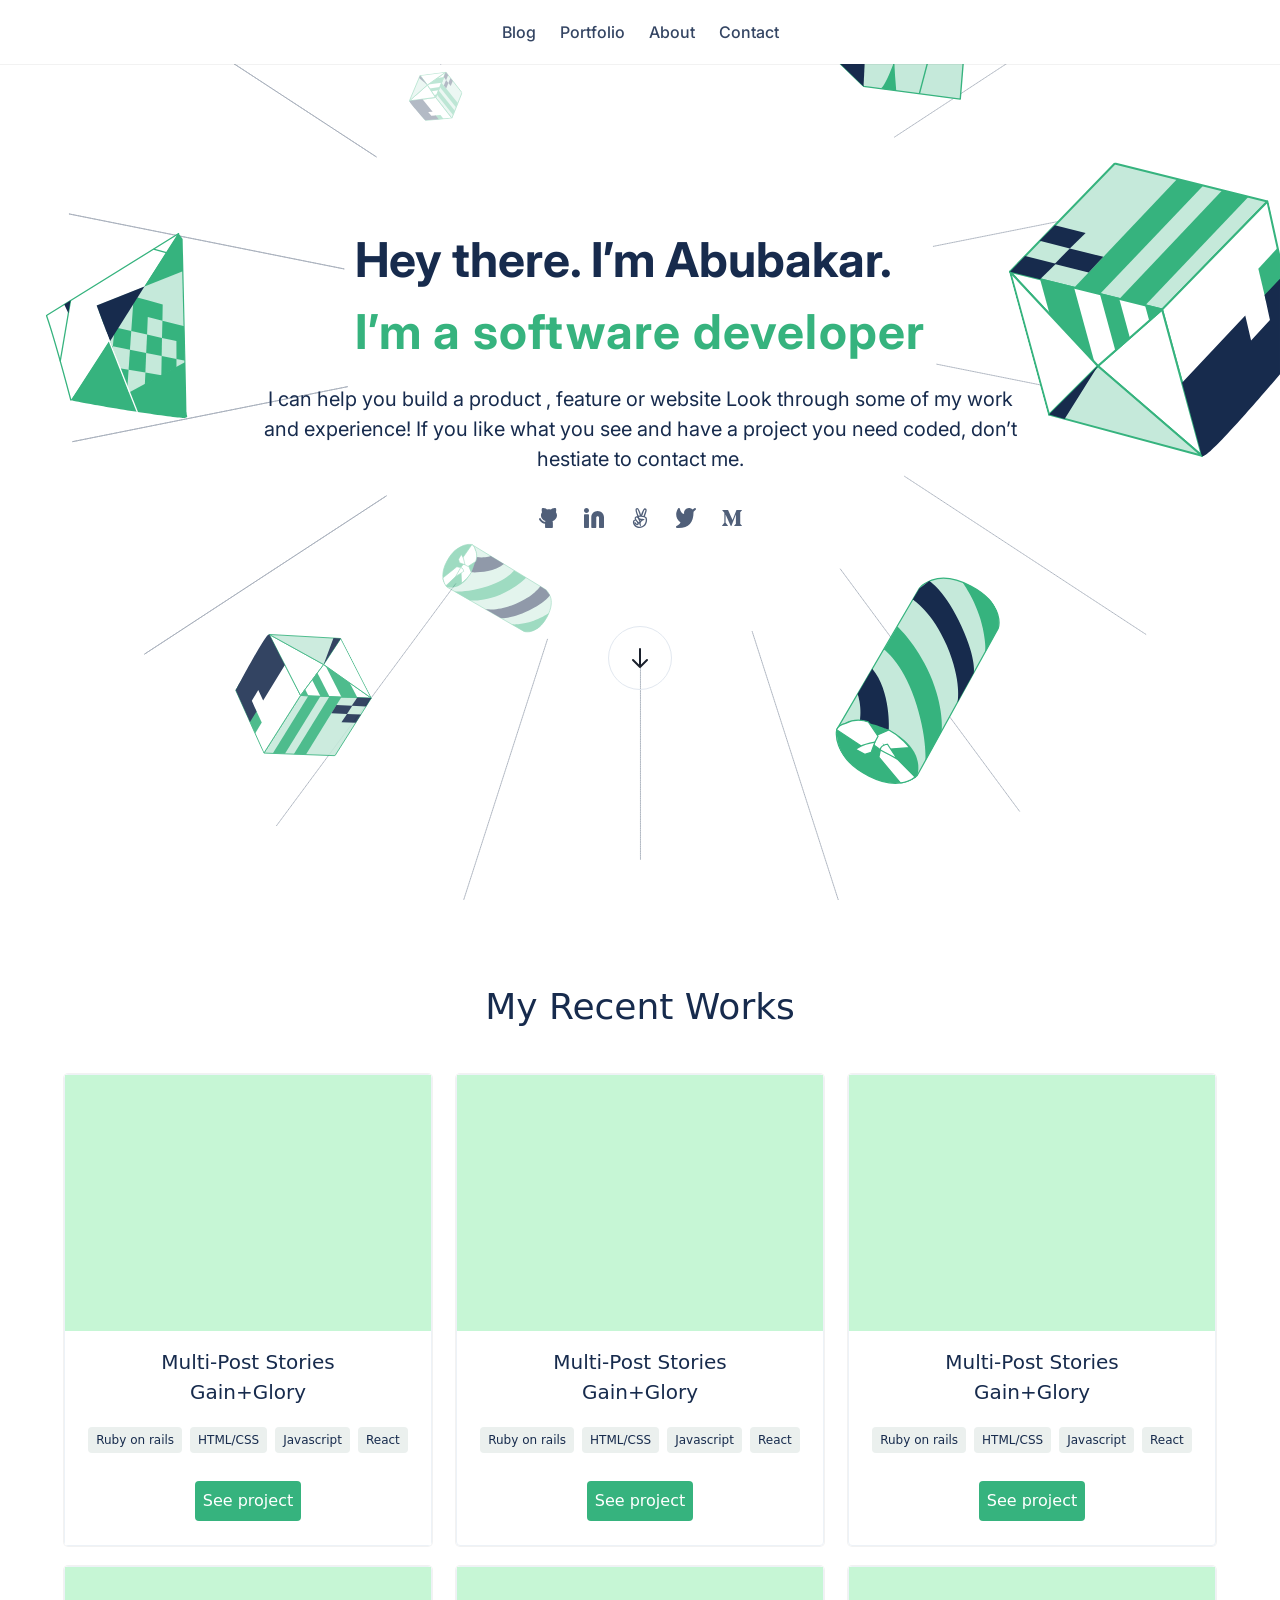
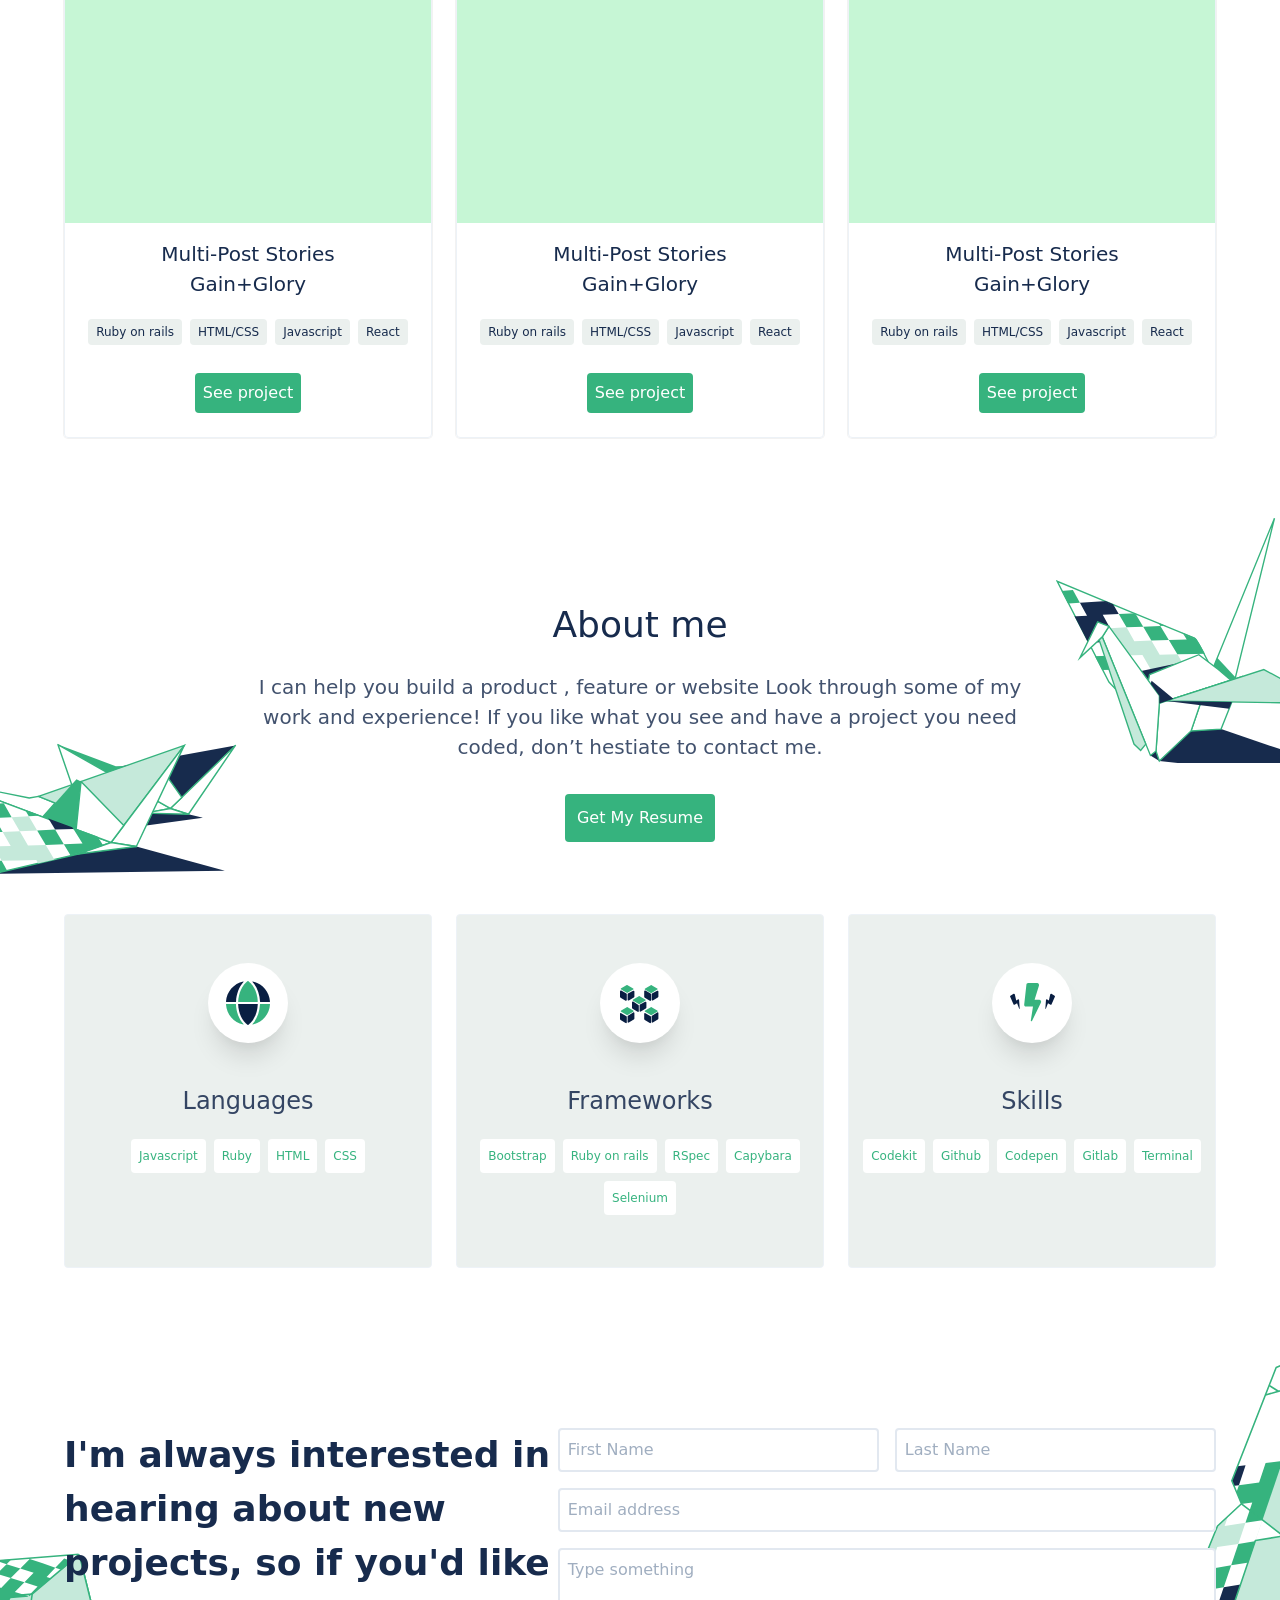
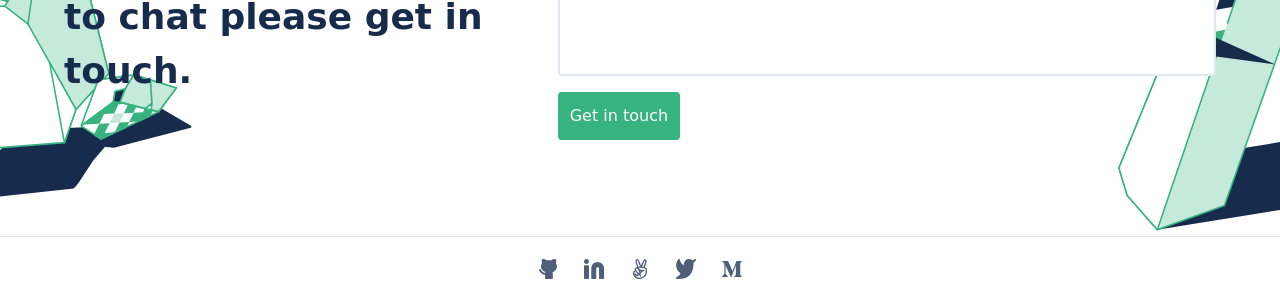
<file: index.html>
<!DOCTYPE html>
<html lang="en">
<head>
  <meta charset="UTF-8">
  <meta name="viewport" content="width=device-width, initial-scale=1.0">
  <title>El-Ebruzzieh</title>
  <link href="https://fonts.googleapis.com/css2?family=Inter:wght@300;400;500;600;700;800&family=Poppins:wght@300;400;500;600;700&display=swap" rel="stylesheet">
  <link rel="stylesheet" href="css/abruzy-o.css">
</head>
<style>
  .navbar {
    transition: top ease-in-out .3s;
  }

  header.banner {
    background-image: url(media/banner-vector.svg);
    background-attachment: fixed;
    background-size: cover;
    font-family: 'Inter', -apple-system, BlinkMacSystemFont, 'Segoe UI', Roboto, Oxygen, Ubuntu, Cantarell, 'Open Sans', 'Helvetica Neue', sans-serif;
  }

  .about .intro {
    background: url(media/origami-1.svg) bottom left, 
                url(media/origami-2.svg) top right;
    background-repeat: no-repeat;
  }
  
  input:focus, button:focus, textarea:focus {
    outline: none;
  }
  
  .contact {
    background: url(media/cube-vect.svg) bottom left, 
                url(media/stick-vect.svg) bottom right;
    background-repeat: no-repeat;
  }

  .contact .contact-message {
    background: url(media/poly-vect.svg) bottom left;
    background-repeat: no-repeat;
  }
</style>
<body class="text-dark">
  <header class="banner min-h-screen">
    <nav class="navbar fixed bg-white flex items-center justify-center h-16 w-full top-0 left-0">
      <a href="#" class="text-dark-more px-2 mx-1 font-medium">Blog</a>
      <a href="#portfolio" class="text-dark-more px-2 mx-1 font-medium">Portfolio</a>
      <a href="#about" class="text-dark-more px-2 mx-1 font-medium">About</a>
      <a href="#contact" class="text-dark-more px-2 mx-1 font-medium">Contact</a>
    </nav>
    <div class="pt-56 flex flex-col justify-center items-center">
      <h1 class="text-5xl font-bold">
        <span class="tracking-normal">Hey there. I’m Abubakar.</span>
        <br>
        <span class="text-normal-green tracking-wide">I’m a software developer</span>
      </h1>
      <p class="max-w-3xl mx-auto my-4 text-xl text-center">
        I can help you build a product , feature or website Look through some of my work and experience! If you like what you see and have a project you need coded, 
        don’t hestiate to contact me.
      </p>

      <div class="flex items-center justify-center my-2">
        <a href="#" class="p-2 mx-1">
          <img src="media/github.svg" alt="">
        </a>
        <a href="#" class="p-2 mx-1">
          <img src="media/in.svg" alt="">
        </a>
        <a href="#" class="p-2 mx-1">
          <img src="media/angel.svg" alt="">
        </a>
        <a href="#" class="p-2 mx-1">
          <img src="media/tw.svg" alt="">
        </a>
        <a href="#" class="p-2 mx-1">
          <img src="media/medium.svg" alt="">
        </a>
      </div>

      <a href="#portfolio" class="mx-auto w-16 h-16 border rounded-full mt-20 animate-bounce flex items-center justify-center">
        <!-- <img src="media/down.svg" class="h-10 animate-bounce" alt=""> -->
        <svg class="animate-bounce w-6 h-6 text-gray-900" fill="none" stroke-linecap="round" stroke-linejoin="round" stroke-width="2" viewBox="0 0 24 24" stroke="currentColor">
          <path d="M19 14l-7 7m0 0l-7-7m7 7V3"></path>
        </svg>
      </a>
    </div>
  </header>

  <section id="portfolio" class="works py-20">
    <div class="max-w-6xl mx-auto">
      <h2 class="text-4xl font-medium text-center mb-10">My Recent Works</h2>

      <div class="grid grid-cols-3 col-gap-6 row-gap-5">
        <div class="shadow-xs rounded hover:shadow-xl border border-gray-200">
          <div class="h-64 bg-green-200"></div>
          <div class="py-4 px-3 flex flex-col items-center bg-white">
            <h4 class="text-xl font-medium w-56 text-center">Multi-Post Stories Gain+Glory</h4>

            <div class="flex flex-wrap items-center my-4 text-xs">
              <span class="py-1 px-2 m-1 bg-light-green rounded">Ruby on rails</span>
              <span class="py-1 px-2 m-1 bg-light-green rounded">HTML/CSS</span>
              <span class="py-1 px-2 m-1 bg-light-green rounded">Javascript</span>
              <span class="py-1 px-2 m-1 bg-light-green rounded">React</span>
            </div>

            <button class="p-2 my-2 rounded bg-normal-green text-white focus:outline-none focus:bg-darker-green hover:shadow-xl">See project</button>
          </div>
        </div>

        <div class="shadow-xs rounded hover:shadow-xl border border-gray-200">
          <div class="h-64 bg-green-200"></div>
          <div class="py-4 px-3 flex flex-col items-center">
            <h4 class="text-xl font-medium w-56 text-center">Multi-Post Stories Gain+Glory</h4>

            <div class="flex flex-wrap items-center my-4 text-xs bg-white  rounded-t-lg">
              <span class="py-1 px-2 m-1 bg-light-green rounded">Ruby on rails</span>
              <span class="py-1 px-2 m-1 bg-light-green rounded">HTML/CSS</span>
              <span class="py-1 px-2 m-1 bg-light-green rounded">Javascript</span>
              <span class="py-1 px-2 m-1 bg-light-green rounded">React</span>
            </div>

            <button class="p-2 my-2 rounded bg-normal-green text-white focus:outline-none focus:bg-darker-green hover:shadow-xl">See project</button>
          </div>
        </div>

        <div class="shadow-xs rounded hover:shadow-xl border border-gray-200">
          <div class="h-64 bg-green-200"></div>
          <div class="py-4 px-3 flex flex-col items-center">
            <h4 class="text-xl font-medium w-56 text-center">Multi-Post Stories Gain+Glory</h4>

            <div class="flex flex-wrap items-center my-4 text-xs bg-white  rounded-t-lg">
              <span class="py-1 px-2 m-1 bg-light-green rounded">Ruby on rails</span>
              <span class="py-1 px-2 m-1 bg-light-green rounded">HTML/CSS</span>
              <span class="py-1 px-2 m-1 bg-light-green rounded">Javascript</span>
              <span class="py-1 px-2 m-1 bg-light-green rounded">React</span>
            </div>

            <button class="p-2 my-2 rounded bg-normal-green text-white focus:outline-none focus:bg-darker-green hover:shadow-xl">See project</button>
          </div>
        </div>

        <div class="shadow-xs rounded hover:shadow-xl border border-gray-200">
          <div class="h-64 bg-green-200"></div>
          <div class="py-4 px-3 flex flex-col items-center">
            <h4 class="text-xl font-medium w-56 text-center">Multi-Post Stories Gain+Glory</h4>

            <div class="flex flex-wrap items-center my-4 text-xs bg-white  rounded-t-lg">
              <span class="py-1 px-2 m-1 bg-light-green rounded">Ruby on rails</span>
              <span class="py-1 px-2 m-1 bg-light-green rounded">HTML/CSS</span>
              <span class="py-1 px-2 m-1 bg-light-green rounded">Javascript</span>
              <span class="py-1 px-2 m-1 bg-light-green rounded">React</span>
            </div>

            <button class="p-2 my-2 rounded bg-normal-green text-white focus:outline-none focus:bg-darker-green hover:shadow-xl">See project</button>
          </div>
        </div>

        <div class="shadow-xs rounded hover:shadow-xl border border-gray-200">
          <div class="h-64 bg-green-200"></div>
          <div class="py-4 px-3 flex flex-col items-center">
            <h4 class="text-xl font-medium w-56 text-center">Multi-Post Stories Gain+Glory</h4>

            <div class="flex flex-wrap items-center my-4 text-xs bg-white  rounded-t-lg">
              <span class="py-1 px-2 m-1 bg-light-green rounded">Ruby on rails</span>
              <span class="py-1 px-2 m-1 bg-light-green rounded">HTML/CSS</span>
              <span class="py-1 px-2 m-1 bg-light-green rounded">Javascript</span>
              <span class="py-1 px-2 m-1 bg-light-green rounded">React</span>
            </div>

            <button class="p-2 my-2 rounded bg-normal-green text-white focus:outline-none focus:bg-darker-green hover:shadow-xl">See project</button>
          </div>
        </div>

        <div class="shadow-xs rounded hover:shadow-xl border border-gray-200">
          <div class="h-64 bg-green-200"></div>
          <div class="py-4 px-3 flex flex-col items-center">
            <h4 class="text-xl font-medium w-56 text-center">Multi-Post Stories Gain+Glory</h4>

            <div class="flex flex-wrap items-center my-4 text-xs bg-white  rounded-t-lg">
              <span class="py-1 px-2 m-1 bg-light-green rounded">Ruby on rails</span>
              <span class="py-1 px-2 m-1 bg-light-green rounded">HTML/CSS</span>
              <span class="py-1 px-2 m-1 bg-light-green rounded">Javascript</span>
              <span class="py-1 px-2 m-1 bg-light-green rounded">React</span>
            </div>

            <button class="p-2 my-2 rounded bg-normal-green text-white focus:outline-none focus:bg-darker-green hover:shadow-xl">See project</button>
          </div>
        </div>
      </div>
    </div>
  </section>

  <section id="about" class="about pb-20">
    <div class="intro pt-20 flex flex-col items-center">
      <h2 class="text-4xl font-medium text-center mb-5">About me</h2>
      <p class="max-w-3xl mx-auto text-xl text-center text-normal text-fade-gray">
        I can help you build a product , feature or website Look through some of my work and experience! If you like what you see and have a project you need coded, 
        don’t hestiate to contact me.
      </p>
      <button class="p-3 my-8 rounded bg-normal-green text-white focus:outline-none focus:bg-darker-green hover:shadow-xl">
        Get My Resume
      </button>
    </div>
    
    <div class="grid grid-cols-3 col-gap-6 row-gap-6 max-w-6xl mx-auto mt-10">
      <div class="bg-light-green border border-gray-200 rounded py-12 flex flex-col items-center">
        <div class="bg-white h-20 w-20 rounded-full flex items-center justify-center shadow-xl mb-10">
          <img src="media/languages.svg" alt="Languages">
        </div>
        <h3 class="font-medium text-2xl text-faded-gray">Languages</h3>

        <div class="flex flex-wrap items-center mt-4 text-xs text-dark-green">
          <span class="p-2 m-1 bg-white rounded">Javascript</span>
          <span class="p-2 m-1 bg-white rounded">Ruby</span>
          <span class="p-2 m-1 bg-white rounded">HTML</span>
          <span class="p-2 m-1 bg-white rounded">CSS</span>
        </div>
      </div>

      <div class="bg-light-green border border-gray-200 rounded py-12 flex flex-col items-center">
        <div class="bg-white h-20 w-20 rounded-full flex items-center justify-center shadow-xl mb-10">
          <img src="media/frameworks.svg" alt="Languages">
        </div>
        <h3 class="font-medium text-2xl text-faded-gray">Frameworks</h3>

        <div class="flex flex-wrap justify-center items-center mt-4 text-xs text-dark-green">
          <span class="p-2 m-1 bg-white rounded">Bootstrap</span>
          <span class="p-2 m-1 bg-white rounded">Ruby on rails</span>
          <span class="p-2 m-1 bg-white rounded">RSpec</span>
          <span class="p-2 m-1 bg-white rounded">Capybara</span>
          <span class="p-2 m-1 bg-white rounded">Selenium</span>
        </div>
      </div>

      <div class="bg-light-green border border-gray-200 rounded py-12 flex flex-col items-center">
        <div class="bg-white h-20 w-20 rounded-full flex items-center justify-center shadow-xl mb-10">
          <img src="media/skills.svg" alt="Languages">
        </div>
        <h3 class="font-medium text-2xl text-faded-gray">Skills</h3>

        <div class="flex flex-wrap items-center mt-4 text-xs text-dark-green">
          <span class="p-2 m-1 bg-white rounded">Codekit</span>
          <span class="p-2 m-1 bg-white rounded">Github</span>
          <span class="p-2 m-1 bg-white rounded">Codepen</span>
          <span class="p-2 m-1 bg-white rounded">Gitlab</span>
          <span class="p-2 m-1 bg-white rounded">Terminal</span>
        </div>
      </div>
    </div>
  </section>

  <section id="contact" class="contact py-20">
    <div class="grid grid-cols-7 max-w-6xl mx-auto">
      <p class="contact-message col-span-3 text-4xl font-semibold">
        I'm always interested in hearing about new projects, so if you'd like to chat please get in touch.
      </p>
      <form class="col-span-4">
        <div class="grid grid-cols-2 col-gap-4 row-gap-4">
          <input type="text" class="border-2 p-2 rounded focus:border-normal-green focus:border" placeholder="First Name">
          <input type="text" class="border-2 p-2 rounded focus:border-normal-green focus:border" placeholder="Last Name">
          <input type="text" class="border-2 p-2 rounded col-span-2 focus:border-normal-green focus:border" placeholder="Email address">
          <textarea type="text" class="border-2 h-32 p-2 rounded col-span-2 focus:border-normal-green focus:border resize-none" placeholder="Type something"></textarea>
        </div>
        <button class="p-3 my-4 rounded bg-normal-green text-white focus:outline-none focus:bg-darker-green hover:shadow-xl">
          Get in touch
        </button>
      </form>
    </div>
  </section>

  <footer class="flex items-center justify-center py-3 border-t border-gray-300">
    <a href="#" class="p-2 mx-1">
      <img src="media/github.svg" alt="">
    </a>
    <a href="#" class="p-2 mx-1">
      <img src="media/in.svg" alt="">
    </a>
    <a href="#" class="p-2 mx-1">
      <img src="media/angel.svg" alt="">
    </a>
    <a href="#" class="p-2 mx-1">
      <img src="media/tw.svg" alt="">
    </a>
    <a href="#" class="p-2 mx-1">
      <img src="media/medium.svg" alt="">
    </a>
  </footer>

  <div class="fixed bottom-0 lef-0 p-4 text-normal-green hidden" id="debug"></div>

  <script src="abruzy.js" defer></script>
</body>
</html>
</file>
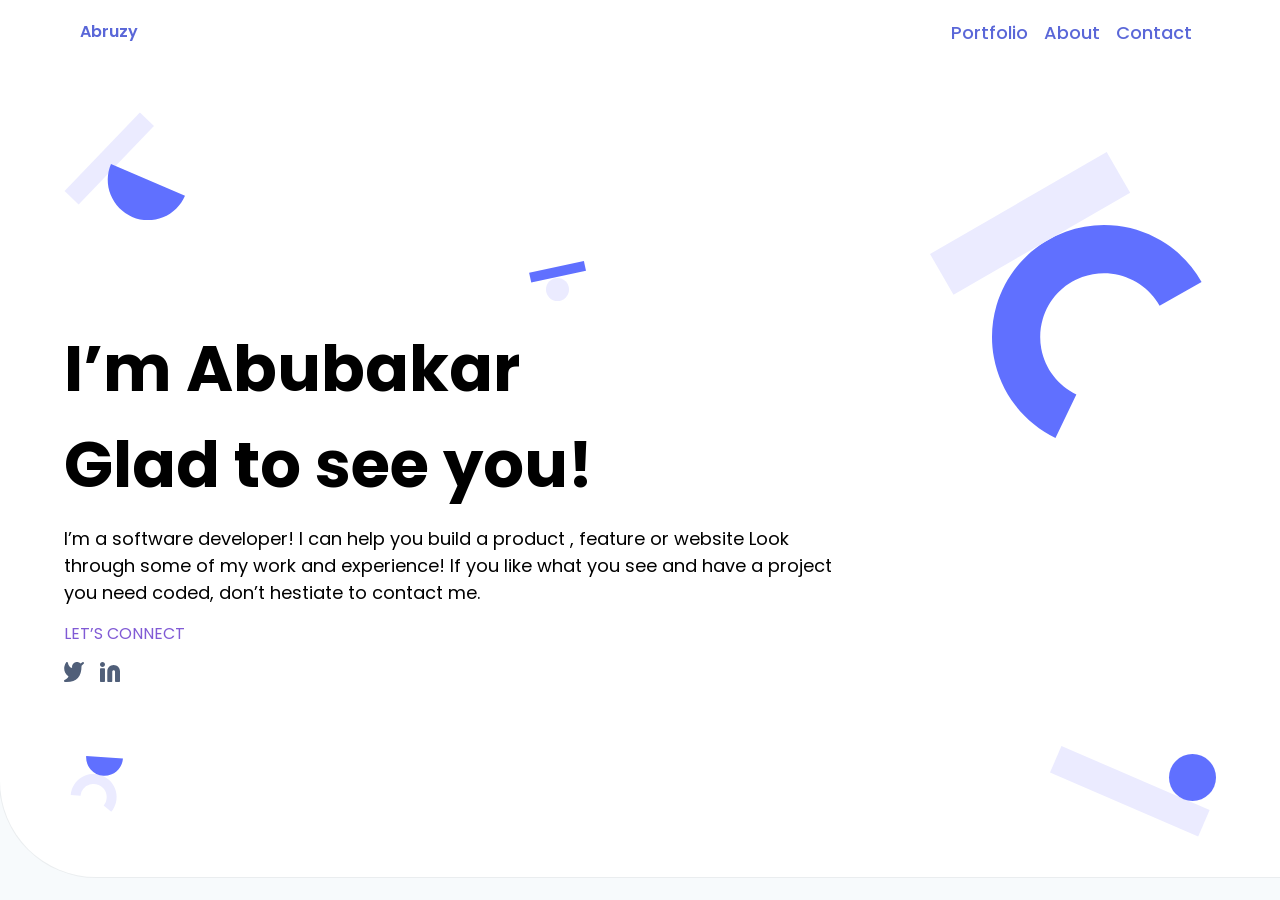
<file: index2.html>
<!DOCTYPE html>
<html lang="en">
<head>
  <meta charset="UTF-8">
  <meta name="viewport" content="width=device-width, initial-scale=1.0">
  <title>Abruzy - Software Engineer</title>
  <link href="https://fonts.googleapis.com/css2?family=Poppins:wght@300;400;500;600;700&display=swap" rel="stylesheet">
  <link rel="stylesheet" href="css/abruzy-o.css">
</head>

<style>
  body {
    font-family: 'Poppins', sans-serif;
  }
</style>

<body class="bg-gray-100">
  <header class="bg-white shadow-xs pb-10" style="border-bottom-left-radius: 6rem;">
    <nav class="flex items-center justify-between px-20 h-16">
      <a href="#" class="text-indigo-600 font-semibold">Abruzy</a>
  
      <div class="flex items-center">
        <a href="#" class="text-indigo-600 px-2 text-lg font-medium">Portfolio</a>
        <a href="#" class="text-indigo-600 px-2 text-lg font-medium">About</a>
        <a href="#" class="text-indigo-600 px-2 text-lg font-medium">Contact</a>
      </div>
    </nav>
    <div class="flex justify-between px-16 mt-12">
      <img src="media/vector1.svg" class="self-start" alt="">
      <img src="media/vector-2.svg" alt="">
      <img src="media/vector3.svg" class="mt-10" alt="">
    </div>
    <div class="max-w-6xl mx-auto -mt-32">
      <h1 class="text-6xl font-bold">I’m Abubakar <br>
        Glad to see you!</h1>
      <p class="max-w-3xl mt-3 mb-2 text-lg">I’m a software developer! I can help you build a product , feature or website Look through some of my work and experience! If you like what you see and have a project you need coded, don’t hestiate to contact me.</p>
      <a href="#" class="block text-purple-600 my-4">LET’S CONNECT</a>

      <div class="flex items-center">
        <a href="#" class="pr-2">
          <img src="media/tw.svg" alt="">
        </a>
        <a href="#" class="px-2">
          <img src="media/in.svg" alt="">
        </a>
      </div>

      <div class="flex items-center justify-between pt-16">
        <img src="media/vector4.svg" alt="">
        <img src="media/vector5.svg" alt="">
      </div>
    </div>
  </header>
</body>
</html>
</file>
